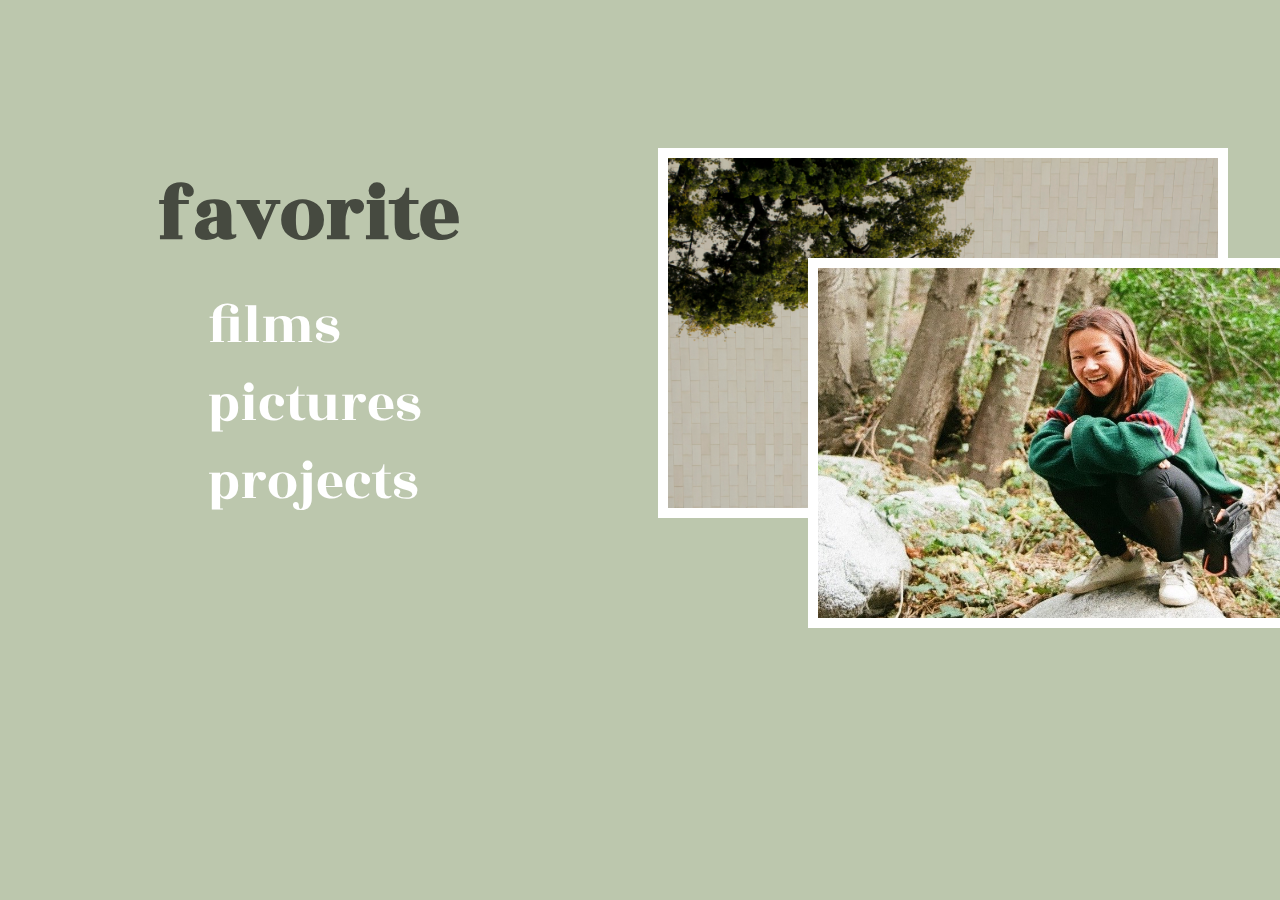
<file: index.html>
<!DOCTYPE html>
<html>
	<head>
		<link rel="stylesheet" type="text/css" href="assets/css/index.css">
		<link href="https://fonts.googleapis.com/css2?family=Rozha+One&display=swap" rel="stylesheet">
	</head>
	<header>
		<div class="titles" id="welcome">favorite</div>
		<div class="titles" id="links"><a href="filmshome.html">films</a></div>
		<div class="titles" id="links"><a href="pictureshome.html">pictures</a></div>
		<div class="titles" id="links"><a href="projectshome.html">projects</a></div>
	</header>
	<body>
		<div class="frame">
			<img id="img1" src="assets/img/me.jpg">
		</div>
		<div class="frame2">
			<img id="img2" src="assets/img/tree.jpg">
		</div>
	</body>
</html>
</file>
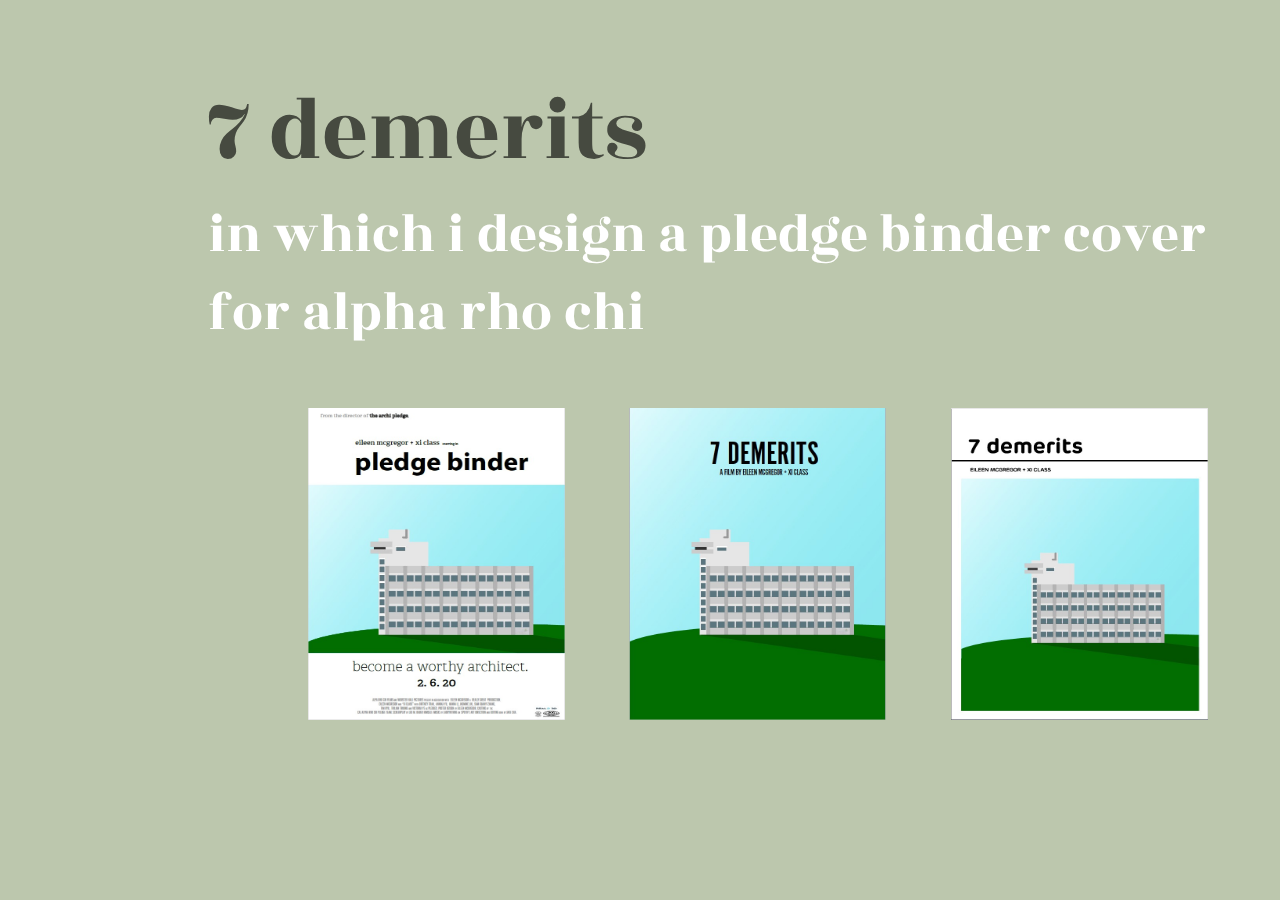
<file: 7demerits.html>
<!DOCTYPE html>
<html>
	<head>
		<link rel="stylesheet" type="text/css" href="assets/css/7demerits.css">
		<link href="https://fonts.googleapis.com/css2?family=Rozha+One&display=swap" rel="stylesheet">
	</head>
	<header>
		<div class="projectname"> 7 demerits</div>
		<div class="description"> in which i design a pledge binder cover for alpha rho chi </div>
	</header>
	<body>
		<div>
			<img class="image" src="assets/img/moviewurst.jpg">
		</div>
		<div>
			<img class="image" src="assets/img/wurst.jpg">
		</div>
		<div>
			<img class="image" src="assets/img/bookwurst.jpg">
		</div>
	</body>
</html>
</file>
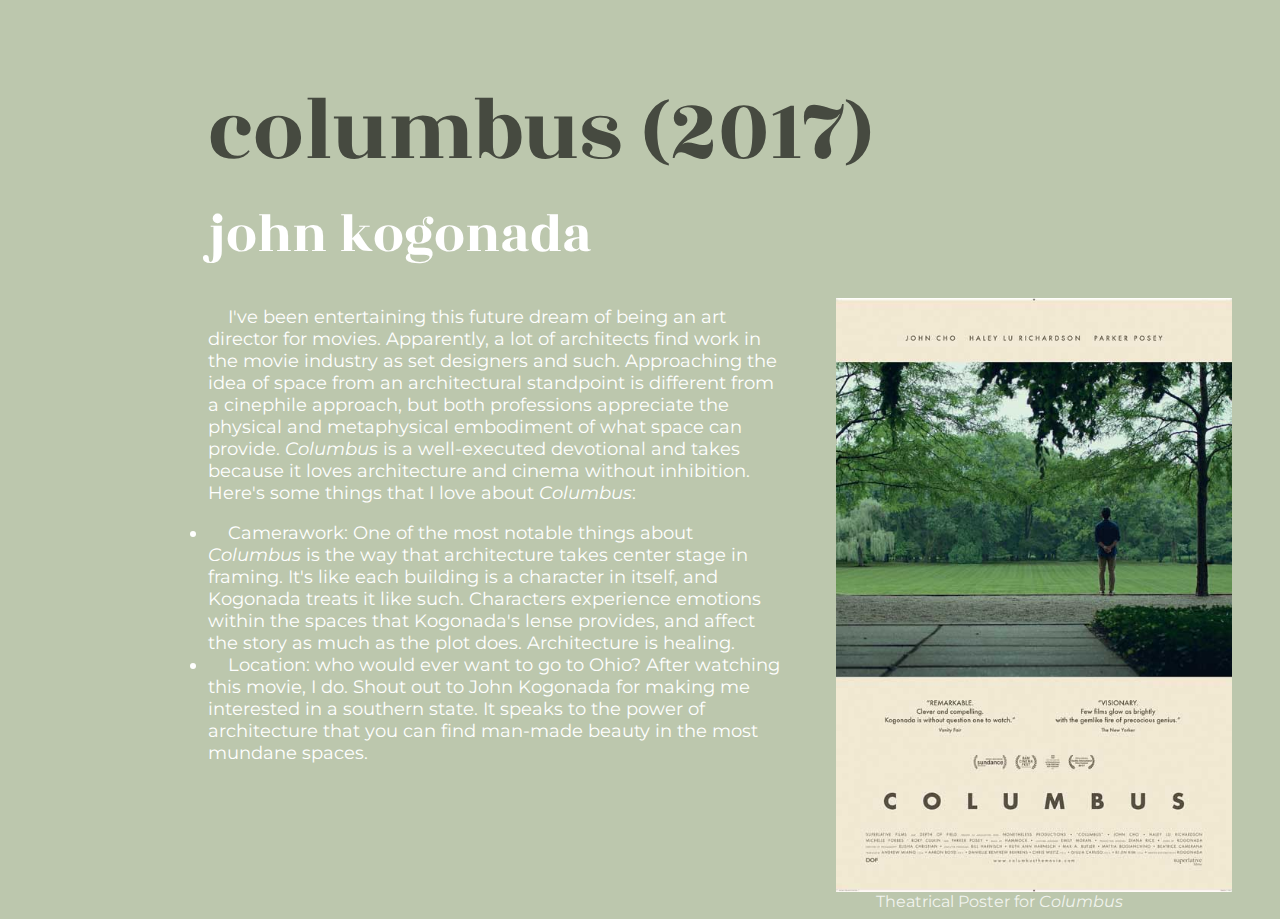
<file: columbus.html>
<!DOCTYPE html>
<html>
	<head>
		<link rel="stylesheet" type="text/css" href="assets/css/columbus.css">
		<link href="https://fonts.googleapis.com/css2?family=Rozha+One&display=swap" rel="stylesheet">
		<link href="https://fonts.googleapis.com/css2?family=Montserrat&display=swap" rel="stylesheet">
	</head>
	<header>
		<div class="projectname"> columbus (2017)</div>
		<div class="description"> john kogonada</div>
	</header>
	<body>
		<div class="container" id="review">
			<p> I've been entertaining this future dream of being an art director for movies. Apparently, a lot of architects find work in the movie industry as set designers and such. Approaching the idea of space from an architectural standpoint is different from a cinephile approach, but both professions appreciate the physical and metaphysical embodiment of what space can provide. <i>Columbus</i></b> is a well-executed devotional and takes because it loves architecture and cinema without inhibition. 
				Here's some things that I love about <i>Columbus</i>:</ul>
					<li>Camerawork: One of the most notable things about <i>Columbus</i> is the way that architecture takes center stage in framing. It's like each building is a character in itself, and Kogonada treats it like such. Characters experience emotions within the spaces that Kogonada's lense provides, and affect the story as much as the plot does. Architecture is healing.  </li>
					<li> Location: who would ever want to go to Ohio? After watching this movie, I do. Shout out to John Kogonada for making me interested in a southern state. It speaks to the power of architecture that you can find man-made beauty in the most mundane spaces. </li>
			</p>
			</div>
		<div>
			<img class="image" src="assets/img/columbus.jpg">
			<div class="caption">Theatrical Poster for <i>Columbus</i> </div>
		</div>
	</body>
</html>
</file>
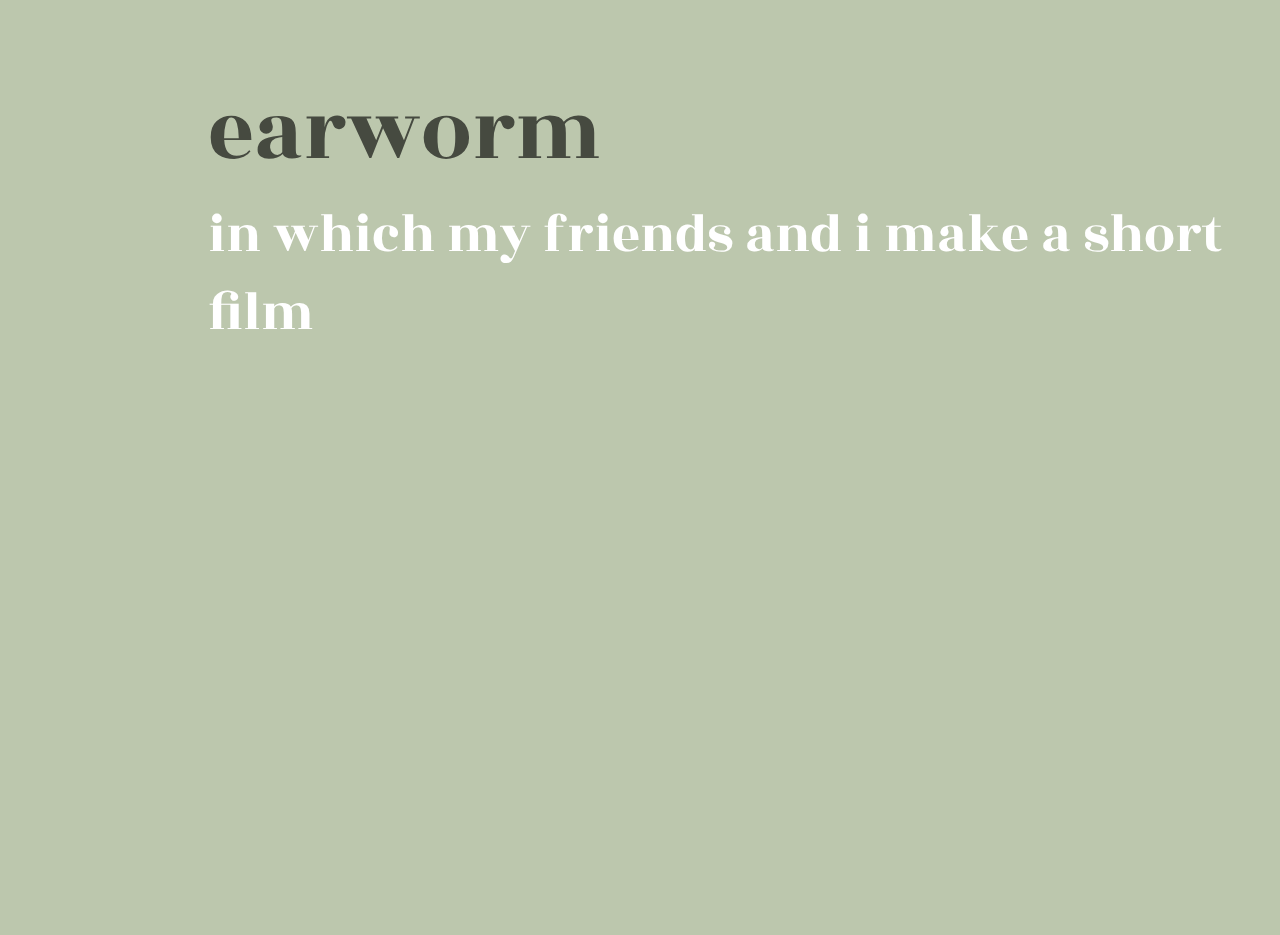
<file: earworm.html>
<!DOCTYPE html>
<html>
	<head>
		<link rel="stylesheet" type="text/css" href="assets/css/earworm.css">
		<link href="https://fonts.googleapis.com/css2?family=Rozha+One&display=swap" rel="stylesheet">
	</head>
	<header>
		<div class="projectname"> earworm</div>
		<div class="description"> in which my friends and i make a short film</div>
	</header>
	<body>
		<div>
		<iframe width="860" height="515" src="https://www.youtube.com/embed/n_1CDYIPa9g" frameborder="0" allow="accelerometer; autoplay; encrypted-media; gyroscope; picture-in-picture" allowfullscreen></iframe>
		</div>
	</body>
</html>
</file>
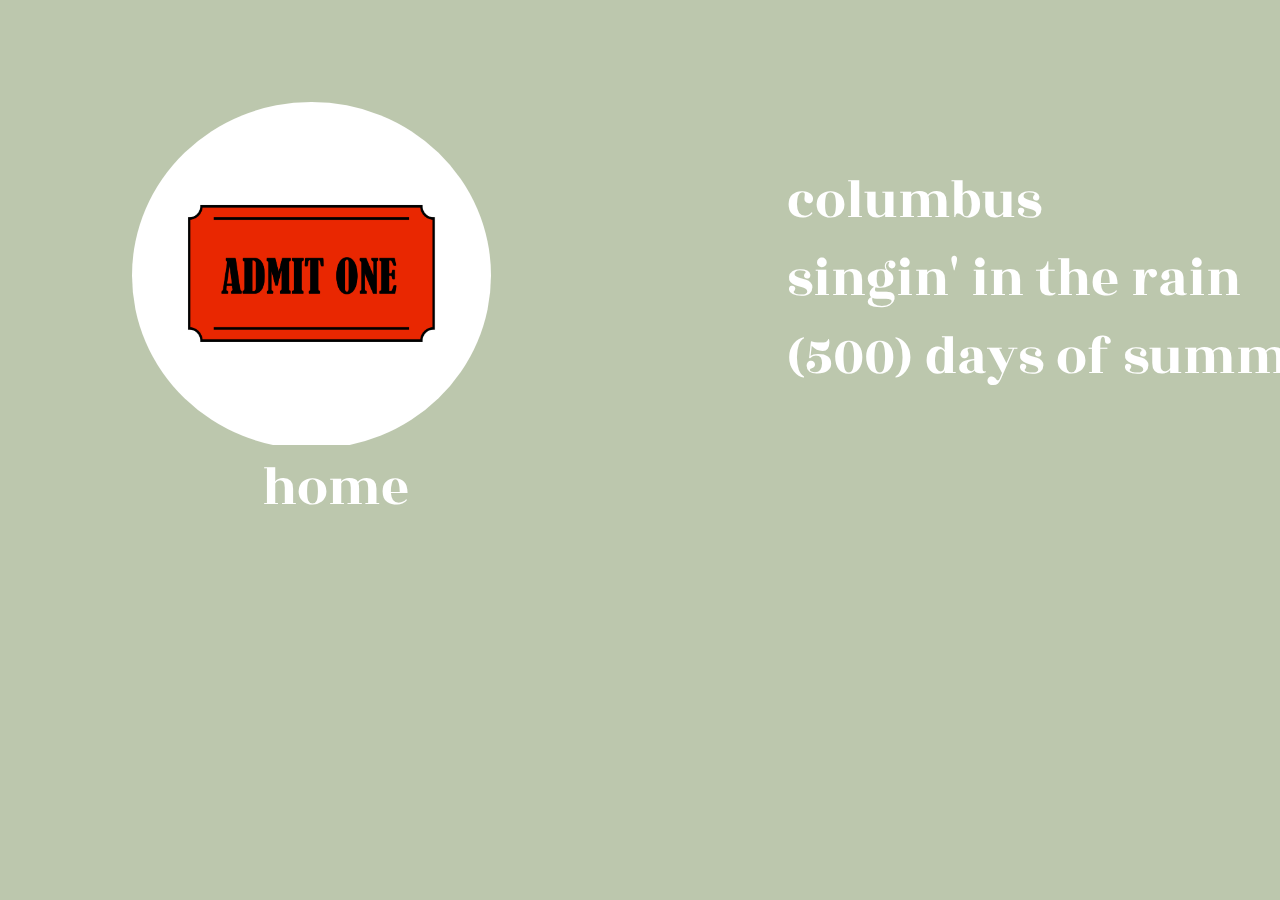
<file: filmshome.html>
<!DOCTYPE html>
<html>
	<head>
		<link rel="stylesheet" type="text/css" href="assets/css/filmshome.css">
		<link href="https://fonts.googleapis.com/css2?family=Rozha+One&display=swap" rel="stylesheet">
	</head>
	<header>
		<div class="titles" id="links"><a href="columbus.html">columbus</a></div>
		<div class="titles" id="links"><a href="singin.html">singin' in the rain</a></div>
		<div class="titles" id="links"><a href="summer.html">(500) days of summer</a></div>
	</header>
	<body>
		<div class="icon">
			<img src="assets/img/MOVIEicon.jpg">
		</div>
		<div id="home"><a href="index.html">home</a></div>
	</body>
</html>
</file>
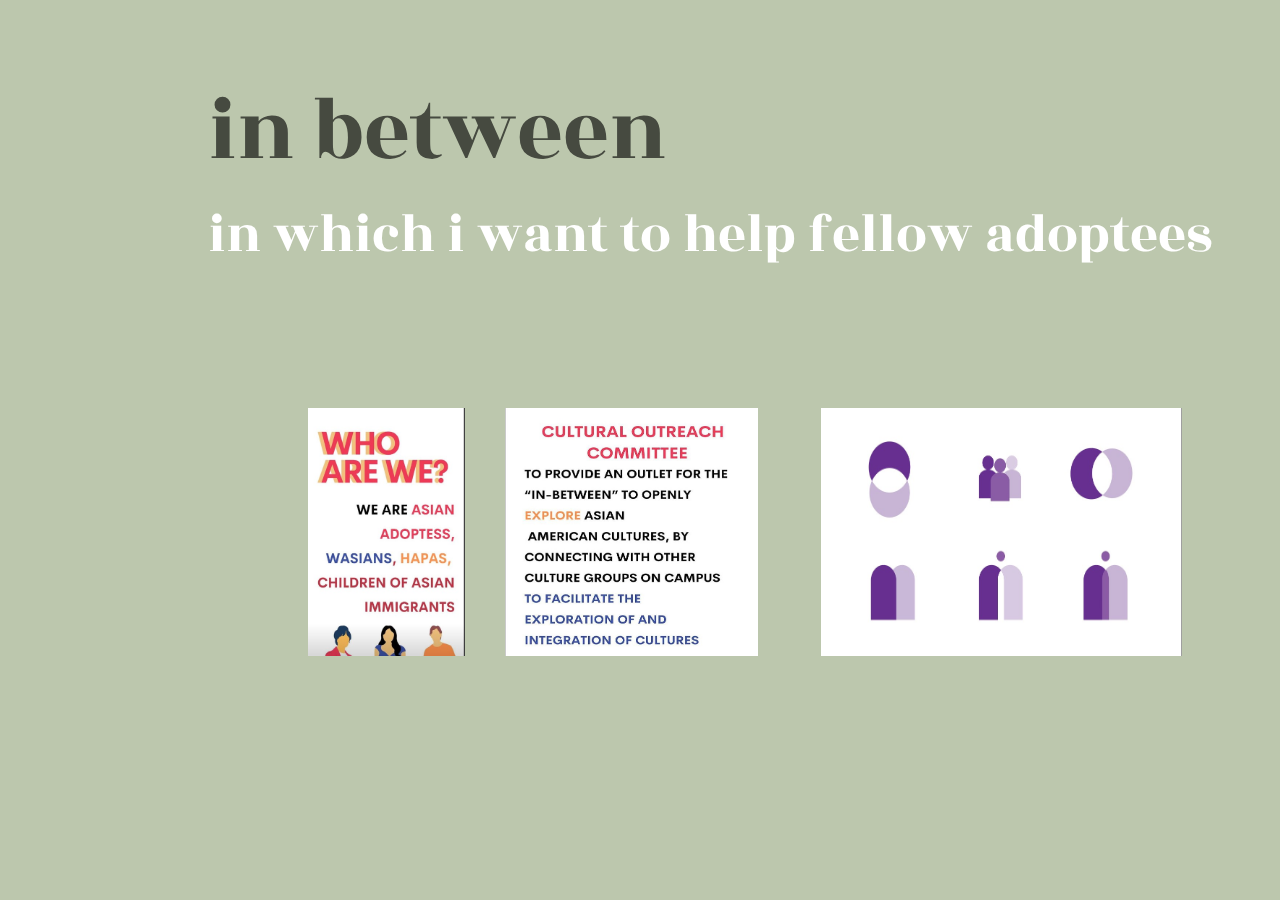
<file: inbetween.html>
<!DOCTYPE html>
<html>
	<head>
		<link rel="stylesheet" type="text/css" href="assets/css/7demerits.css">
		<link href="https://fonts.googleapis.com/css2?family=Rozha+One&display=swap" rel="stylesheet">
	</head>
	<header>
		<div class="projectname"> in between</div>
		<div class="description"> in which i want to help fellow adoptees</div>
	</header>
	<body>
		<div id="overlay"></div>
		<div>
			<img class="image" src="assets/img/inbetween1.jpg">
		</div>
		<div>
			<img class="image" src="assets/img/inbetween2.jpg">
		</div>
		<div>
			<img class="image" src="assets/img/inbetween3.jpg">
		</div>
	</body>
</html>
</file>
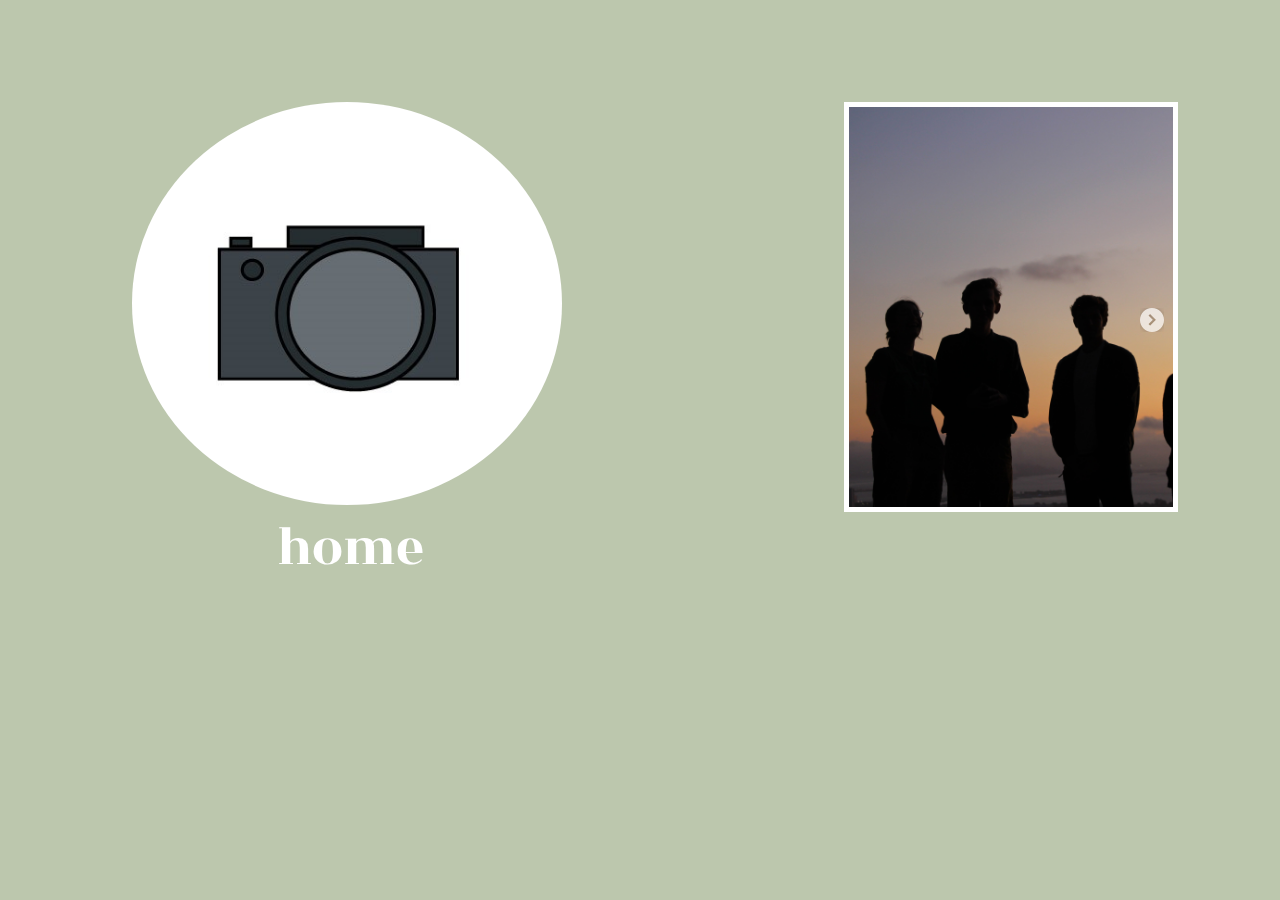
<file: pictureshome.html>
<!DOCTYPE html>
<html>
	<head>
		<link rel="stylesheet" type="text/css" href="assets/css/pictureshome.css">
		<link href="https://fonts.googleapis.com/css2?family=Rozha+One&display=swap" rel="stylesheet">
	</head>
	<header>
	</header>
	<body>
		<div class="icon">
			<img src="assets/img/photoICON.jpg">
		<div id="home"><a href="index.html">home</a></div>				 
		</div>

		<div id="carousel">
		        <div id="carousel-image-row">
			            <div class="carousel-image">
			                <img src="assets/img/silhouettes.jpg" alt="">
			            </div>
			            <div class="carousel-image">
			                <img src="assets/img/steps.jpg" alt="">
			            </div>
			            <div class="carousel-image">
			                <img src="assets/img/lamps.jpg" alt="">
			            </div>
			            <div class="carousel-image">
			                <img src="assets/img/getty.jpg" alt="">
			            </div>
				<div id="carousel-control">
				    <button id="button-next">
				        <img src="assets/img/rightarrow.png" alt="Next">
				    </button>
				</div>  
	            </div>
	    <script src="assets/js/script.js"></script>
		</div>
	</body>
</html>
</file>
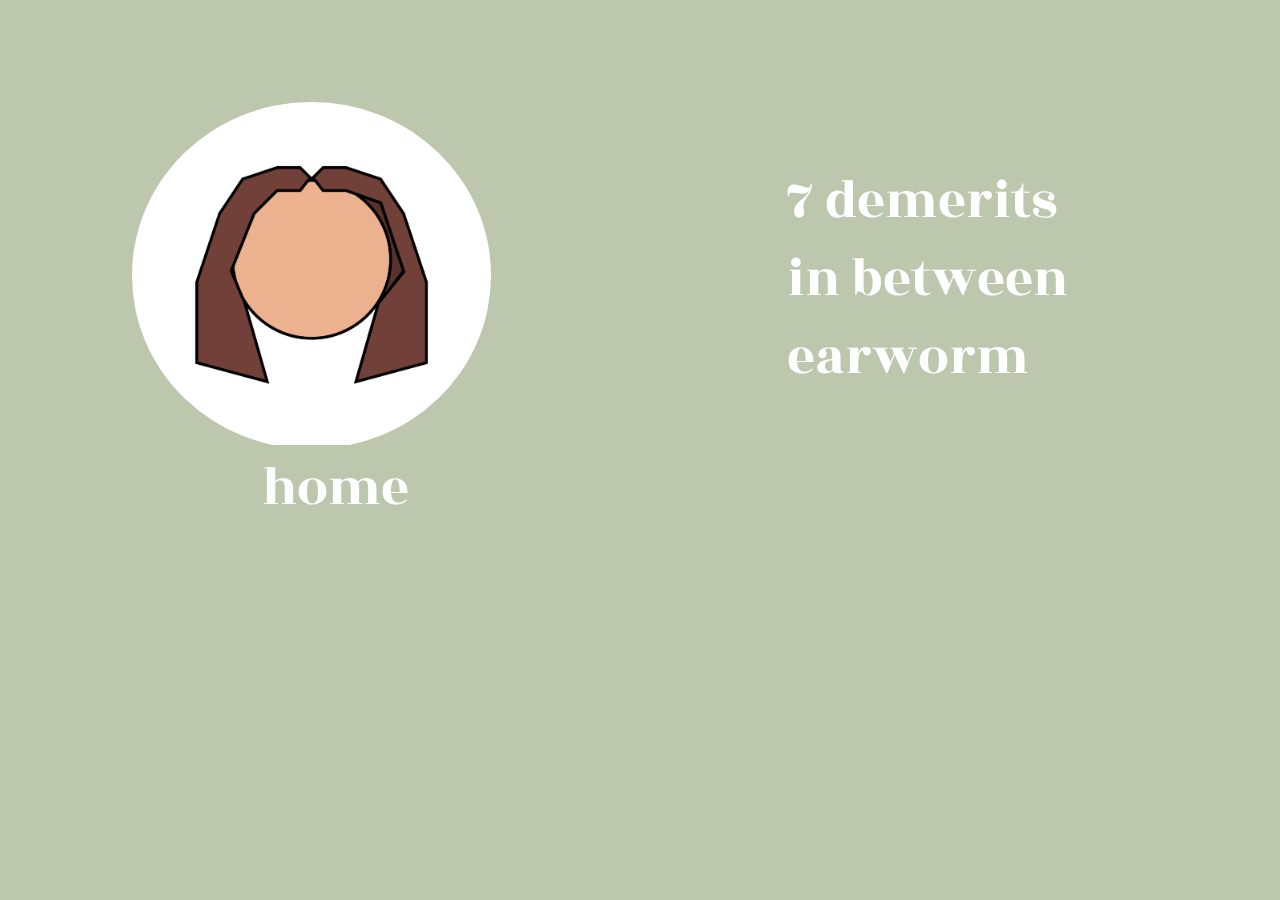
<file: projectshome.html>
<!DOCTYPE html>
<html>
	<head>
		<link rel="stylesheet" type="text/css" href="assets/css/projectshome.css">
		<link href="https://fonts.googleapis.com/css2?family=Rozha+One&display=swap" rel="stylesheet">
	</head>
	<header>
		<div class="titles" id="links"><a href="7demerits.html">7 demerits</a></div>
		<div class="titles" id="links"><a href="inbetween.html">in between</a></div>
		<div class="titles" id="links"><a href="earworm.html">earworm</a></div>
	</header>
	<body>
		<div class="icon">
			<img src="assets/img/meICON.jpg">
		</div>
		<div id="home"><a href="index.html">home</a></div>
	</body>
</html>
</file>
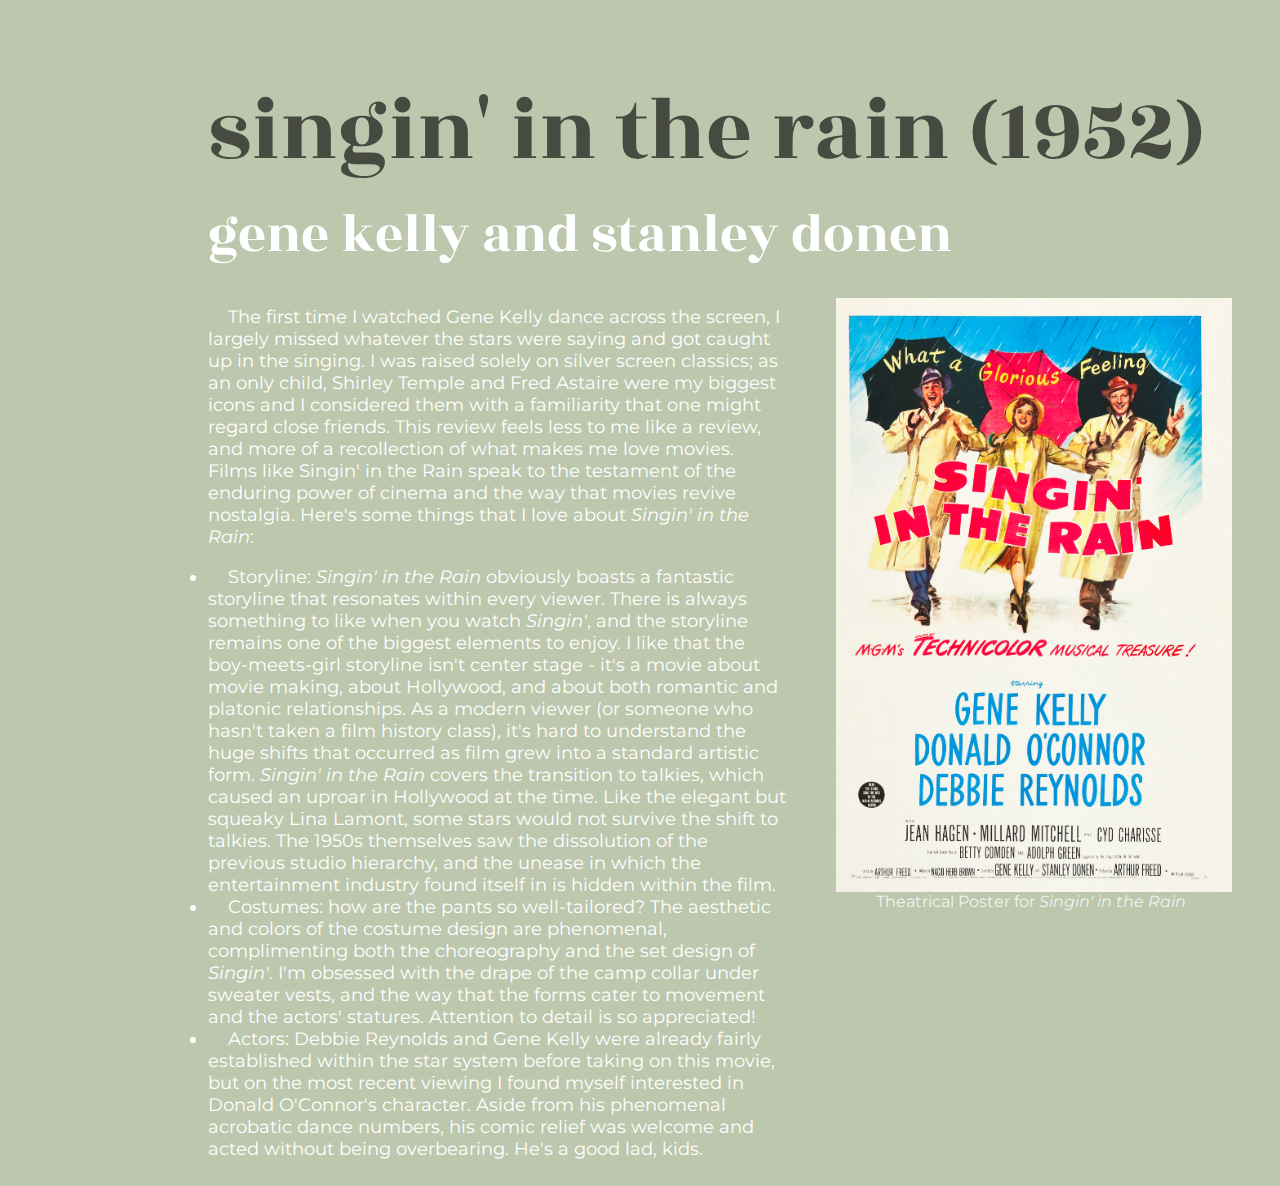
<file: singin.html>
<!DOCTYPE html>
<html>
	<head>
		<link rel="stylesheet" type="text/css" href="assets/css/singin.css">
		<link href="https://fonts.googleapis.com/css2?family=Rozha+One&display=swap" rel="stylesheet">
		<link href="https://fonts.googleapis.com/css2?family=Montserrat&display=swap" rel="stylesheet">
	</head>
	<header>
		<div class="projectname"> singin' in the rain (1952)</div>
		<div class="description"> gene kelly and stanley donen</div>
	</header>
	<body>
		<div class="container" id="review">
			<p> The first time I watched Gene Kelly dance across the screen, I largely missed whatever the stars were saying and got caught up in the singing. I was raised solely on silver screen classics; as an only child, Shirley Temple and Fred Astaire were my biggest icons and I considered them with a familiarity that one might regard close friends. This review feels less to me like a review, and more of a recollection of what makes me love movies. Films like Singin' in the Rain speak to the testament of the enduring power of cinema and the way that movies revive nostalgia. </b>
				Here's some things that I love about <i>Singin' in the Rain</i>:</ul>
					<li>Storyline: <i>Singin' in the Rain</i> obviously boasts a fantastic storyline that resonates within every viewer. There is always something to like when you watch <i>Singin'</i>, and the storyline remains one of the biggest elements to enjoy. I like that the boy-meets-girl storyline isn't center stage - it's a movie about movie making, about Hollywood, and about both romantic and platonic relationships. As a modern viewer (or someone who hasn't taken a film history class), it's hard to understand the huge shifts that occurred as film grew into a standard artistic form. <i>Singin' in the Rain</i> covers the transition to talkies, which caused an uproar in Hollywood at the time. Like the elegant but squeaky Lina Lamont, some stars would not survive the shift to talkies. The 1950s themselves saw the dissolution of the previous studio hierarchy, and the unease in which the entertainment industry found itself in is hidden within the film. </li>
					<li>Costumes: how are the pants so well-tailored? The aesthetic and colors of the costume design are phenomenal, complimenting both the choreography and the set design of <i>Singin'</i>. I'm obsessed with the drape of the camp collar under sweater vests, and the way that the forms cater to movement and the actors' statures. Attention to detail is so appreciated! </li>
					<li>Actors: Debbie Reynolds and Gene Kelly were already fairly established within the star system before taking on this movie, but on the most recent viewing I found myself interested in Donald O'Connor's character. Aside from his phenomenal acrobatic dance numbers, his comic relief was welcome and acted without being overbearing. He's a good lad, kids. </li>
			</p>
		</div>
		<div>
			<img class="image" src="assets/img/singin.jpg">
			<div class="caption">Theatrical Poster for <i>Singin' in the Rain</i> </div>
		</div>
	</body>
</html>
</file>
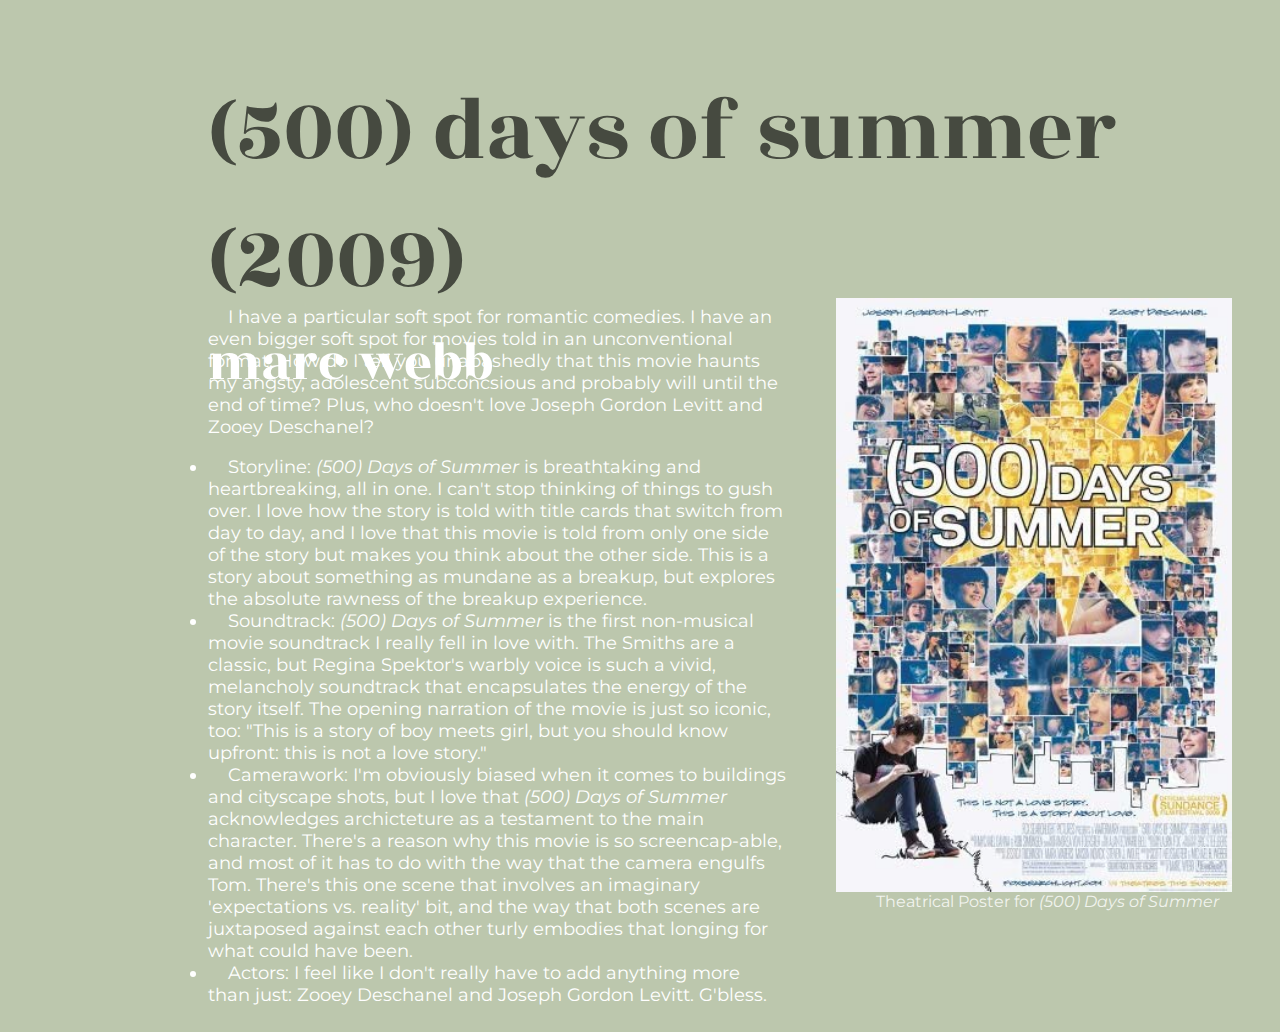
<file: summer.html>
<!DOCTYPE html>
<html>
	<head>
		<link rel="stylesheet" type="text/css" href="assets/css/summer.css">
		<link href="https://fonts.googleapis.com/css2?family=Rozha+One&display=swap" rel="stylesheet">
		<link href="https://fonts.googleapis.com/css2?family=Montserrat&display=swap" rel="stylesheet">
	</head>
	<header>
		<div class="projectname"> (500) days of summer (2009)</div>
		<div class="description"> marc webb</div>
	</header>
	<body>
			<div class="container" id="review">
			<p> I have a particular soft spot for romantic comedies. I have an even bigger soft spot for movies told in an unconventional format. How do I tell you unabashedly that this movie haunts my angsty, adolescent subconcsious and probably will until the end of time? Plus, who doesn't love Joseph Gordon Levitt and Zooey Deschanel?</ul>
					<li>Storyline: <i>(500) Days of Summer</i> is breathtaking and heartbreaking, all in one. I can't stop thinking of things to gush over. I love how the story is told with title cards that switch from day to day, and I love that this movie is told from only one side of the story but makes you think about the other side.  This is a story about something as mundane as a breakup, but explores the absolute rawness of the breakup experience. </li>
					<li>Soundtrack: <i>(500) Days of Summer</i> is the first non-musical movie soundtrack I really fell in love with. The Smiths are a classic, but Regina Spektor's warbly voice is such a vivid, melancholy soundtrack that encapsulates the energy of the story itself. The opening narration of the movie is just so iconic, too: "This is a story of boy meets girl, but you should know upfront: this is not a love story."  </li>
					<li>Camerawork: I'm obviously biased when it comes to buildings and cityscape shots, but I love that <i> (500) Days of Summer</i> acknowledges archicteture as a testament to the main character. There's a reason why this movie is so screencap-able, and most of it has to do with the way that the camera engulfs Tom. There's this one scene that involves an imaginary 'expectations vs. reality' bit, and the way that both scenes are juxtaposed against each other turly embodies that longing for what could have been. </li>
					<li>Actors: I feel like I don't really have to add anything more than just: Zooey Deschanel and Joseph Gordon Levitt. G'bless.</li>
			</p>
			</div>
		<div>
			<img class="image" src="assets/img/summer.jpg">
			<div class="caption">Theatrical Poster for <i>(500) Days of Summer</i> </div>
		</div>
	</body>
</html>
</file>
<file: assets/css/index.css>
/* BACKGROUND */

header {
	position: absolute;
	display: flex;
	flex-direction: column;
}

body {
	background-color: #BCC7AD;
	width: 100%;
	height: 80%%;
	margin: 10%;
	padding:30px;
	position: relative;
}

/* LINK TITLES */
.titles#welcome {
	font-family: 'Rozha One', serif;
	color: #464A40;
	font-size: 80px;
	padding-bottom: 15px;	
	font-weight: 900;

}
.titles#links a{
	font-family: 'Rozha One', serif;
	color: #FFFFFF;
	font-size: 55px;
	padding-left: 50px;
	padding-bottom: 15px;
	text-decoration: none;
}
.titles#links a:hover{
	color: #464A40;
}

/*PICTURES*/
.frame{
	width: 550px;
	height: 350px;
	border: 10px solid #FFFFFF;
	margin-left: 650px;
	margin-top: 100px;
	position: absolute;
	z-index: 2;
}
img{
	height: 100%;
	width: 100%;
}
#img1{
	z-index: 2;
}
.frame2{
	width: 550px;
	height: 350px;
	border: 10px solid #FFFFFF;
	margin-top: -10px;
	margin-left: 500px;
	position: relative;
	z-index: 1;
}
#img2{
	top:-80px;
    left:50px;
	z-index: 1;
}
</file>
<file: assets/css/7demerits.css>
/* BACKGROUND */
header {
	position: absolute;
	padding-top: 60px;
	padding-left: 100px;
	margin-top: -400px;
	margin-left: -200px;
}

body {
	background-color: #BCC7AD;
	display: flex;
	flex-direction: row;
	position: relative;
	padding-left: 300px;
	padding-top: 400px;
}

/*TITLES*/
.projectname{
	color: #464A40;
	font-size: 90px;
	font-family: 'Rozha One', serif;
}
.description{
	color: #FFFFFF;
	font-size: 55px;
	font-family: 'Rozha One', serif;
}
.image{
	width: 80%;
	height: 90%;
}
</file>
<file: assets/css/columbus.css>
/* BACKGROUND */
header {
	position: absolute;
	padding-top: 60px;
	padding-left: 100px;
	margin-top: -400px;
	margin-left: -200px;
}

body {
	background-color: #BCC7AD;
	display: flex;
	flex-direction: row;
	position: relative;
	padding-left: 300px;
	padding-top: 400px;
}

/*TITLES*/
.projectname{
	color: #464A40;
	font-size: 90px;
	font-family: 'Rozha One', serif;
}
.description{
	color: #FFFFFF;
	font-size: 55px;
	font-family: 'Rozha One', serif;
}
.image{
	width: 396px;
	height: 594px;
	float: right;
	margin-top: -110px;
	margin-left: 50px;
}

/*TEXT*/
#review{
	color: #FFFFFF;
	font-size: 18px;
	text-indent: 20px;
	font-family: 'Montserrat', sans-serif;
}
.container{
	float: left;
	width: 60%;
	margin-top: -120px;
	margin-left: -100px;
}
.caption{
	position: relative;
	font-family: 'Montserrat', sans-serif;
	opacity: 80%;
	color: #FFFFFF;
	margin-left: 20%;
	margin-top: 50px;
}
</file>
<file: assets/css/earworm.css>
/* BACKGROUND */
header {
	position: absolute;
	padding-top: 60px;
	padding-left: 100px;
	margin-top: -400px;
	margin-left: -200px;
}

body {
	background-color: #BCC7AD;
	display: flex;
	flex-direction: row;
	position: relative;
	padding-left: 300px;
	padding-top: 400px;
}

/*TITLES*/
.projectname{
	color: #464A40;
	font-size: 90px;
	font-family: 'Rozha One', serif;
}
.description{
	color: #FFFFFF;
	font-size: 55px;
	font-family: 'Rozha One', serif;
}
.image{
	width: 80%;
	height: 90%;
}
</file>
<file: assets/css/filmshome.css>
/* BACKGROUND */
header {
	position: absolute;
	display: flex;
	flex-direction: column;
	padding-left: 50%;
	padding-top: 60px;
}

body {
	background-color: #BCC7AD;
	width: 100%;
	height: 80%%;
	margin: 8%;
	padding-left: 30px;
	position: relative;
	display: flex;
	flex-direction: column;
}

/* LINK TITLES */
.titles#links a{
	font-family: 'Rozha One', serif;
	color: #FFFFFF;
	font-size: 55px;
	padding-bottom: 15px;
	text-decoration: none;
}
.titles#links a:hover{
	color: #464A40;
	text-shadow: 1px 1px  2px #535c56;

}
#home a{
	font-family: 'Rozha One', serif;
	color: #FFFFFF;
	font-size: 55px;
	text-decoration: none;
	padding-left: 130px; 
}
#home a:hover{
	color: #464A40;
	text-shadow: 1px 1px  2px #535c56;
}

/* ICON + ANIMATIONS */
.icon {
	border-radius: 50%;
	height: 28%;
	width: 28%;
	overflow: hidden;
	animation-name: float;
	animation-duration: 2s;
	animation-iteration-count: infinite;
}
.logo:hover {
	overflow: hidden;
	box-shadow: 0 5px 15px 0px rgba(0,0,0,0.6);
	transform: translatey(0px);
	animation: float 6s ease-in-out infinite;
	transition: all 0.4s ease-in-out;
}
img{
	height: 100%;
	width: 100%;
}
@keyframes float{
	0% {
		box-shadow: 0 5px 15px 0px rgba(0,0,0,0.6);
		transform: translatey(0px);
	}
	50% {
		box-shadow: 0 25px 15px 0px rgba(0,0,0,0.2);
		transform: translatey(-20px);
	}
	100% {
		box-shadow: 0 5px 15px 0px rgba(0,0,0,0.6);
		transform: translatey(0px);
	}
</file>
<file: assets/css/pictureshome.css>
/* BACKGROUND */
header {
}

body {
	background-color: #BCC7AD;
	margin: 8%;
	padding-left: 30px;
	position: relative;
	display: flex
}

/* LINK TITLES */

#home a{
	font-family: 'Rozha One', serif;
	color: #FFFFFF;
	font-size: 55px;
	text-decoration: none;
	padding-left: 130px; 
}
#home a:hover{
	color: #464A40;
	text-shadow: 1px 1px  2px #535c56;
}

 ICON + ANIMATIONS 
.icon{
	overflow: hidden;
	animation-name: float;
	animation-duration: 2s;
	animation-iteration-count: infinite;
}
.icon img{
	height: 80%;
	border-radius: 50%;	
}
.logo:hover {
	overflow: hidden;
	box-shadow: 0 5px 15px 0px rgba(0,0,0,0.6);
	transform: translatey(0px);
	animation: float 6s ease-in-out infinite;
	transition: all 0.4s ease-in-out;
}
.icon #home {
	display: flex;
	flex-direction: column;
	padding-left: 15px;
}
/*
@keyframes float{
	0% {
		box-shadow: 0 5px 15px 0px rgba(0,0,0,0.6);
		transform: translatey(0px);
	}
	50% {
		box-shadow: 0 25px 15px 0px rgba(0,0,0,0.2);
		transform: translatey(-20px);
	}
	100% {
		box-shadow: 0 5px 15px 0px rgba(0,0,0,0.6);
		transform: translatey(0px);
	}

/*CAROUSEL*/

#carousel,
.carousel-image {
  width: 400px;
  height: 400px;
}

/* Carousel frame setup */

#carousel {
  position: relative;
  border: 5px solid #FFFFFF;
  overflow: hidden;
  margin-left: 25%;
}

/* Images */

#carousel-image-row {
  display: flex;
  flex-direction: row;
  position: relative;
  left: 0px;
  transition: 0.5s left;
}

.carousel-image img {
  height: 100%;
  width: auto;
}

/* Controls */

.hidden {
  visibility: hidden;
}
#carousel-control {			
    position: absolute;
    top: 50%;
    width: 100%;
    display: flex;
    z-index: 1;
}
#button-next {
    background: none;
    border: none;
    cursor: pointer;
    color: #FFFFFF;    
    outline: none;
    font-family: 'Rozha One', serif;
    padding-left: 90%;
}
</file>
<file: assets/css/projectshome.css>
/* BACKGROUND */
header {
	position: absolute;
	display: flex;
	flex-direction: column;
	padding-left: 50%;
	padding-top: 60px;
}

body {
	background-color: #BCC7AD;
	width: 100%;
	height: 80%%;
	margin: 8%;
	padding-left: 30px;
	position: relative;
	display: flex;
	flex-direction: column;
}

/* LINK TITLES */
.titles#links a{
	font-family: 'Rozha One', serif;
	color: #FFFFFF;
	font-size: 55px;
	padding-bottom: 15px;
	text-decoration: none;
}
.titles#links a:hover{
	color: #464A40;
	text-shadow: 1px 1px  2px #535c56;

}
#home a{
	font-family: 'Rozha One', serif;
	color: #FFFFFF;
	font-size: 55px;
	text-decoration: none;
	padding-left: 130px; 
}
#home a:hover{
	color: #464A40;
	text-shadow: 1px 1px  2px #535c56;
}

/* ICON + ANIMATIONS */
.icon {
	border-radius: 50%;
	height: 28%;
	width: 28%;
	overflow: hidden;
	animation-name: float;
	animation-duration: 2s;
	animation-iteration-count: infinite;
}
.logo:hover {
	overflow: hidden;
	box-shadow: 0 5px 15px 0px rgba(0,0,0,0.6);
	transform: translatey(0px);
	animation: float 6s ease-in-out infinite;
	transition: all 0.4s ease-in-out;
}
img{
	height: 100%;
	width: 100%;
}
@keyframes float{
	0% {
		box-shadow: 0 5px 15px 0px rgba(0,0,0,0.6);
		transform: translatey(0px);
	}
	50% {
		box-shadow: 0 25px 15px 0px rgba(0,0,0,0.2);
		transform: translatey(-20px);
	}
	100% {
		box-shadow: 0 5px 15px 0px rgba(0,0,0,0.6);
		transform: translatey(0px);
	}
</file>
<file: assets/css/singin.css>
/* BACKGROUND */
header {
	position: absolute;
	padding-top: 60px;
	padding-left: 100px;
	margin-top: -400px;
	margin-left: -200px;
}

body {
	background-color: #BCC7AD;
	display: flex;
	flex-direction: row;
	position: relative;
	padding-left: 300px;
	padding-top: 400px;
}

/*TITLES*/
.projectname{
	color: #464A40;
	font-size: 90px;
	font-family: 'Rozha One', serif;
}
.description{
	color: #FFFFFF;
	font-size: 55px;
	font-family: 'Rozha One', serif;
}
.image{
	width: 396px;
	height: 594px;
	float: right;
	margin-top: -110px;
	margin-left: 50px;
}

/*TEXT*/
#review{
	color: #FFFFFF;
	font-size: 18px;
	text-indent: 20px;
	font-family: 'Montserrat', sans-serif;
}
.container{
	float: left;
	width: 60%;
	margin-top: -120px;
	margin-left: -100px;
}
.caption{
	position: relative;
	font-family: 'Montserrat', sans-serif;
	opacity: 80%;
	color: #FFFFFF;
	margin-left: 20%;
	margin-top: 50px;
}
</file>
<file: assets/css/summer.css>
/* BACKGROUND */
header {
	position: absolute;
	padding-top: 60px;
	padding-left: 100px;
	margin-top: -400px;
	margin-left: -200px;
}

body {
	background-color: #BCC7AD;
	display: flex;
	flex-direction: row;
	position: relative;
	padding-left: 300px;
	padding-top: 400px;
}

/*TITLES*/
.projectname{
	color: #464A40;
	font-size: 90px;
	font-family: 'Rozha One', serif;
}
.description{
	color: #FFFFFF;
	font-size: 55px;
	font-family: 'Rozha One', serif;
}
.image{
	width: 396px;
	height: 594px;
	float: right;
	margin-top: -110px;
	margin-left: 50px;
	
}

/*TEXT*/
#review{
	color: #FFFFFF;
	font-size: 18px;
	text-indent: 20px;
	font-family: 'Montserrat', sans-serif;
}
.container{
	float: left;
	width: 60%;
	margin-top: -120px;
	margin-left: -100px;
}
.caption{
	position: relative;
	font-family: 'Montserrat', sans-serif;
	opacity: 80%;
	color: #FFFFFF;
	margin-left: 20%;
	margin-top: 50px;
}
</file>
